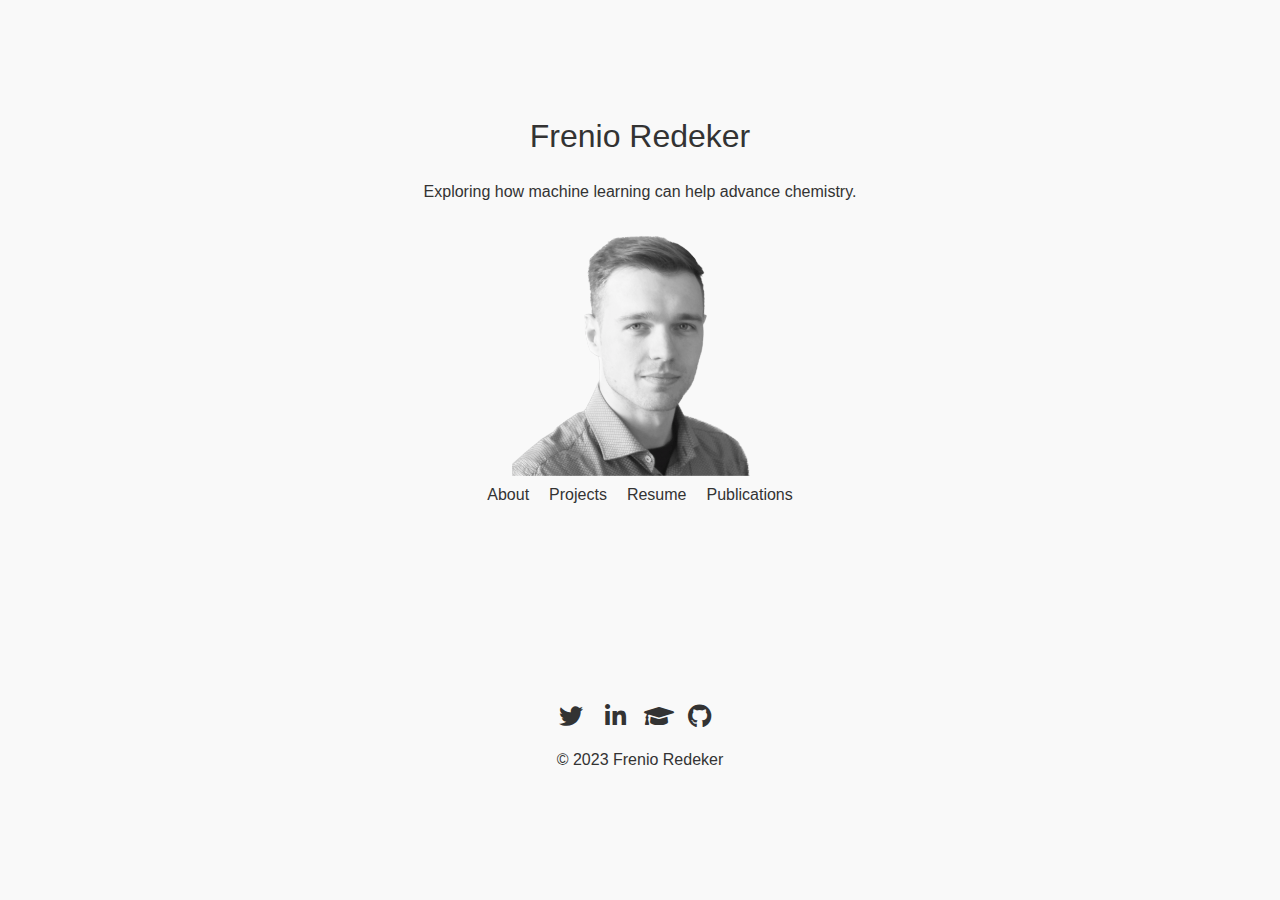
<file: index.html>
<!DOCTYPE html>
<html lang="en">
<head>
	<meta charset="UTF-8">
	<meta name="viewport" content="width=device-width, initial-scale=1.0">
	<title>frenio.github.io</title>
        <link rel="icon" href="images/favicon.png" type="image/png">
	<link rel="stylesheet" href="https://cdnjs.cloudflare.com/ajax/libs/font-awesome/5.15.3/css/all.min.css" />
	<link rel="stylesheet" href="style.css">
</head>
<body class="home-body">
	<header class="home-container">
			<div>
				<h1><a href="index.html">Frenio Redeker</a></h1>
				<p>Exploring how machine learning can help advance chemistry.</p>
				<a class="image-container" href="index.html">
					<img src="images/portrait_bw.png" alt="Original Image">
				</a>
			</div>
			<nav>
				<ul>
					<li><a href="content/about.html#about">About</a></li>
					<li><a href="content/projects.html#projects">Projects</a></li>
	                                <li><a href="content/resume.html#resume">Resume</a></li>
					<li><a href="content/publications.html#publications">Publications</a></li>
					<!-- <li><a href="contact.html#contact">Contact</a></li> -->
				</ul>
			</nav>
	</header>
	<footer class="home-footer">
		<div class="social-media">
			<!-- 
			<a href="#"><i class="fab fa-facebook-f"></i></a>
			<a href="#"><i class="fab fa-instagram"></i></a> 
			-->
			<a href="https://twitter.com/faredeker" target="_blank" rel="noopener"><i class="fab fa-fw fa-twitter"></i></a>
			<a href="https://linkedin.com/in/fredeker"  target="_blank" rel="noopener"><i class="fab fa-fw fa-linkedin-in"></i></a>
			<a href="https://scholar.google.com/citations?user=-pvktD0AAAAJ"  target="_blank" rel="noopener"><i class="fas fa-fw fa-graduation-cap"></i>
			<a href="https://github.com/frenio"  target="_blank" rel="noopener"><i class="fab fa-fw fa-github"></i></a>
		</div>
		<p>&copy; 2023 Frenio Redeker</p>
	</footer>
</body>
</html>
</file>
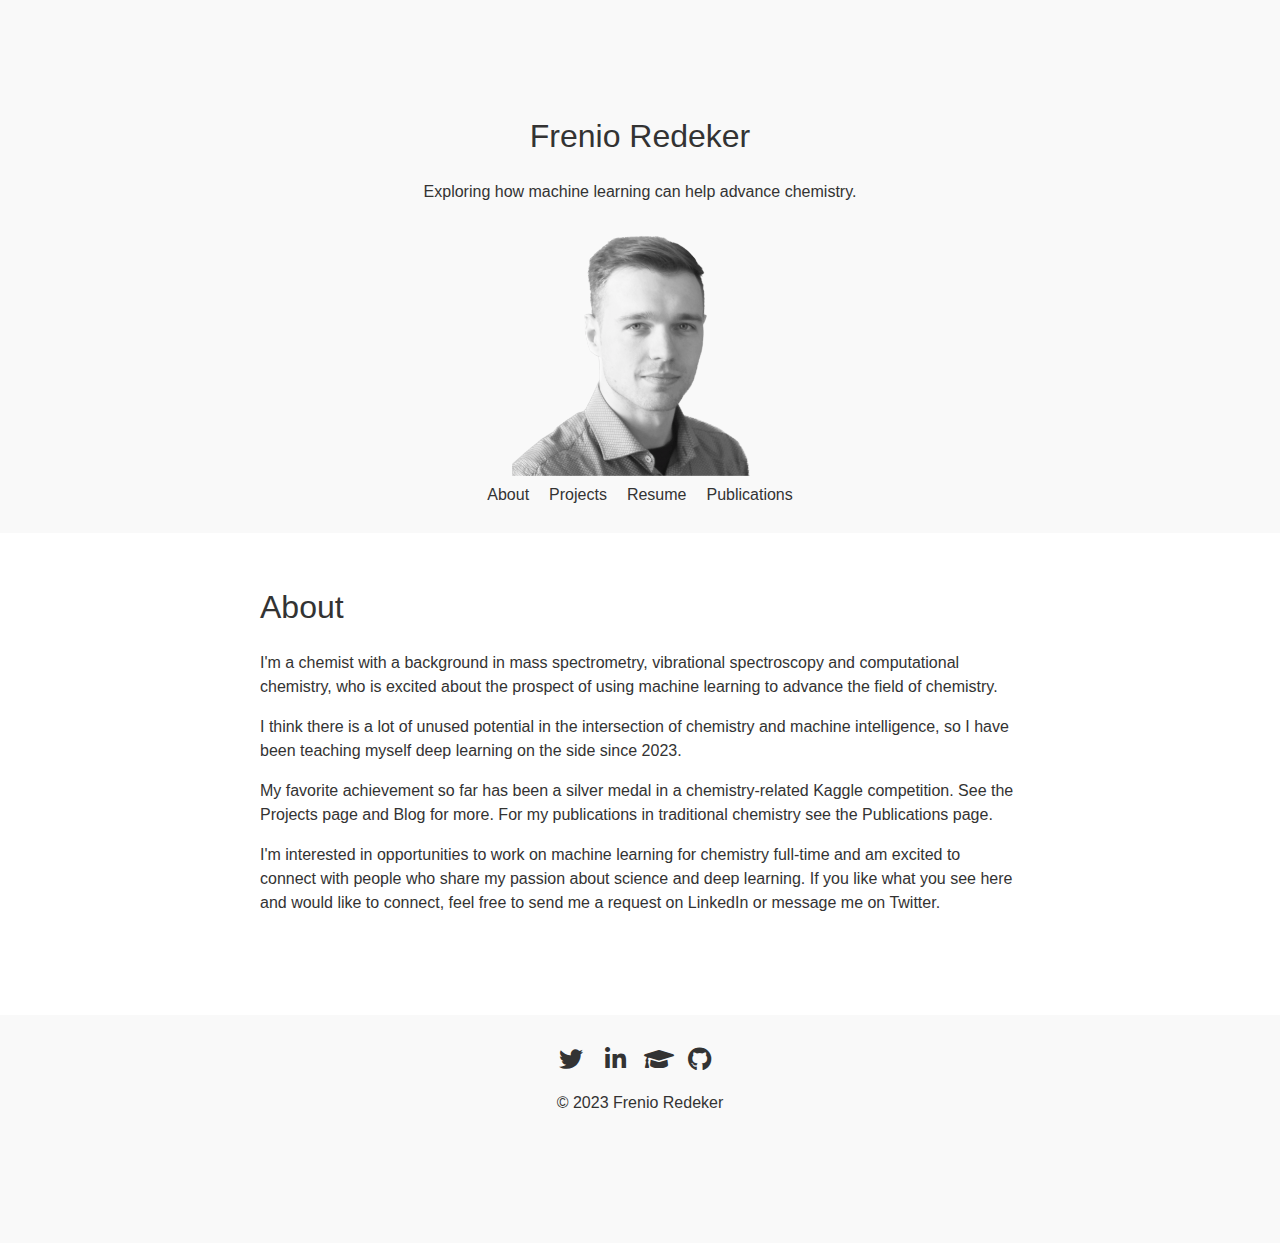
<file: content/about.html>
<!DOCTYPE html>
<html lang="en">
<head>
	<meta charset="UTF-8">
	<meta name="viewport" content="width=device-width, initial-scale=1.0">
	<title>frenio.github.io</title>
        <link rel="icon" href="../images/favicon.png" type="image/png">
	<link rel="stylesheet" href="https://cdnjs.cloudflare.com/ajax/libs/font-awesome/5.15.3/css/all.min.css" />
	<link rel="stylesheet" href="../style.css">
</head>
<body>
	<header>
		<div>
			<h1><a href="../index.html">Frenio Redeker</a></h1>
			<p>Exploring how machine learning can help advance chemistry.</p>
			<a class="image-container" href="../index.html">
				<img src="../images/portrait_bw.png" alt="Original Image">
			</a>
		</div>
		<nav>
			<ul>
				<li><a href="about.html#about">About</a></li>
				<li><a href="projects.html#projects">Projects</a></li>
                                <li><a href="resume.html#resume">Resume</a></li>
				<li><a href="publications.html#publications">Publications</a></li>
				<!-- <li><a href="contact.html#contact">Contact</a></li> -->
			</ul>
		</nav>
	</header>

        <main>
		<section id="about">
                        <h1>About</h1>
     			<p>
    			I'm a chemist with a background in mass spectrometry, vibrational spectroscopy and computational chemistry, who is excited about the prospect of using machine learning to advance the field of chemistry.
    			</p>
     			<p>
    			I think there is a lot of unused potential in the intersection of chemistry and machine intelligence, so I have been teaching myself deep learning on the side since 2023.
    			</p>
     			<p>
    			My favorite achievement so far has been a silver medal in a chemistry-related Kaggle competition. See the Projects page and Blog for more. For my publications in traditional chemistry see the Publications page.
    			</p>
     			<p>
    			I'm interested in opportunities to work on machine learning for chemistry full-time and am excited to connect with people who share my passion about science and deep learning.
    			If you like what you see here and would like to connect, feel free to send me a request on LinkedIn or message me on Twitter.
        		</p>
        	</section>
	</main>

	<footer class="home-footer">
		<div class="social-media">
			<!-- 
			<a href="#"><i class="fab fa-facebook-f"></i></a>
			<a href="#"><i class="fab fa-instagram"></i></a> 
			-->
			<a href="https://twitter.com/faredeker" target="_blank" rel="noopener"><i class="fab fa-fw fa-twitter"></i></a>
			<a href="https://linkedin.com/in/fredeker"  target="_blank" rel="noopener"><i class="fab fa-fw fa-linkedin-in"></i></a>
			<a href="https://scholar.google.com/citations?user=-pvktD0AAAAJ"  target="_blank" rel="noopener"><i class="fas fa-fw fa-graduation-cap"></i>
			<a href="https://github.com/frenio"  target="_blank" rel="noopener"><i class="fab fa-fw fa-github"></i></a>
		</div>
		<p>&copy; 2023 Frenio Redeker</p>
	</footer>
</body>
</html>
</file>
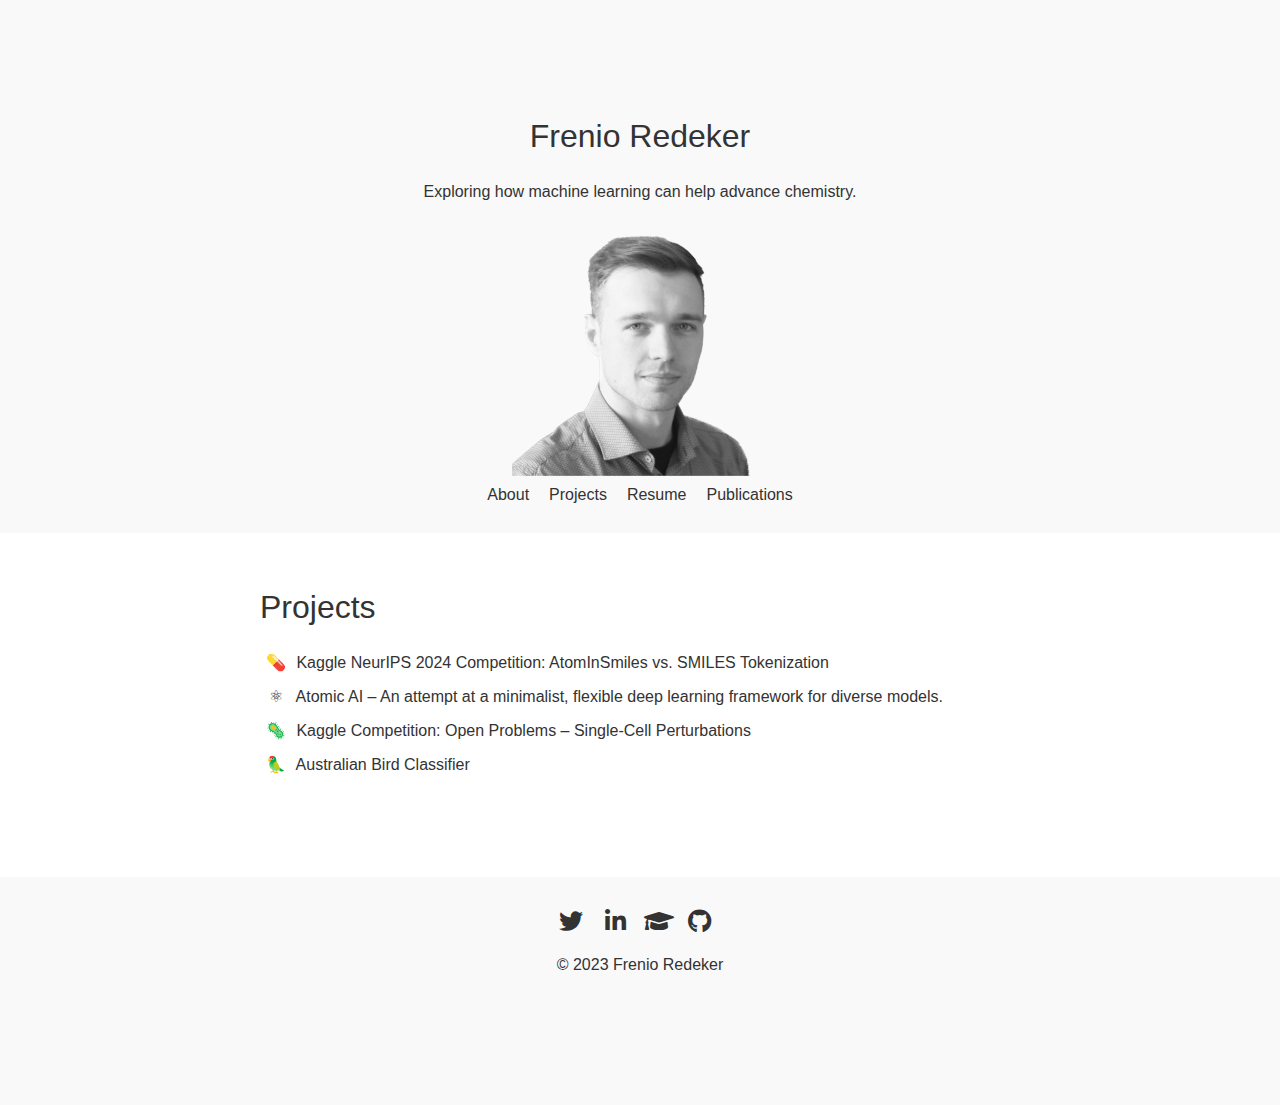
<file: content/projects.html>
<!DOCTYPE html>
<html lang="en">
<head>
	<meta charset="UTF-8">
	<meta name="viewport" content="width=device-width, initial-scale=1.0">
	<title>frenio.github.io</title>
        <link rel="icon" href="../images/favicon.png" type="image/png">
	<link rel="stylesheet" href="https://cdnjs.cloudflare.com/ajax/libs/font-awesome/5.15.3/css/all.min.css" />
	<link rel="stylesheet" href="../style.css">
</head>
<body>
	<header>
		<div>
			<h1><a href="../index.html">Frenio Redeker</a></h1>
			<p>Exploring how machine learning can help advance chemistry.</p>
			<a class="image-container" href="../index.html">
				<img src="../images/portrait_bw.png" alt="Original Image">
			</a>
		</div>
		<nav>
			<ul>
				<li><a href="about.html#about">About</a></li>
				<li><a href="projects.html#projects">Projects</a></li>
                                <li><a href="resume.html#resume">Resume</a></li>
				<li><a href="publications.html#publications">Publications</a></li>
				<!-- <li><a href="contact.html#contact">Contact</a></li> -->
			</ul>
		</nav>
	</header>

        <main>
		<section id="projects">
                        <h2>Projects</h2>
                        <ul>
				<li><a href="https://www.kaggle.com/competitions/leash-BELKA/discussion/512368" target="_blank" rel="noopener"><span class="emoji">&#128138;</span> Kaggle NeurIPS 2024 Competition: AtomInSmiles vs. SMILES Tokenization</a></li>
				<li><a href="https://frenio.github.io/atai/" target="_blank" rel="noopener"><span class="emoji">&#9883;</span> Atomic AI – An attempt at a minimalist, flexible deep learning framework for diverse models.</a></li>
				<li><a href="https://www.kaggle.com/competitions/open-problems-single-cell-perturbations/discussion/461649" target="_blank" rel="noopener"><span class="emoji">&#129440;</span> Kaggle Competition: Open Problems – Single-Cell Perturbations</a></li>
				<li><a href="https://frenio.github.io/australian_bird_classifier/#model" target="_blank" rel="noopener"><span class="emoji">&#129436;</span> Australian Bird Classifier</a></li>
                        </ul>
                </section>
	</main>

	<footer class="home-footer">
		<div class="social-media">
			<!-- 
			<a href="#"><i class="fab fa-facebook-f"></i></a>
			<a href="#"><i class="fab fa-instagram"></i></a> 
			-->
			<a href="https://twitter.com/faredeker" target="_blank" rel="noopener"><i class="fab fa-fw fa-twitter"></i></a>
			<a href="https://linkedin.com/in/fredeker"  target="_blank" rel="noopener"><i class="fab fa-fw fa-linkedin-in"></i></a>
			<a href="https://scholar.google.com/citations?user=-pvktD0AAAAJ"  target="_blank" rel="noopener"><i class="fas fa-fw fa-graduation-cap"></i>
			<a href="https://github.com/frenio"  target="_blank" rel="noopener"><i class="fab fa-fw fa-github"></i></a>
		</div>
		<p>&copy; 2023 Frenio Redeker</p>
	</footer>
</body>
</html>
</file>
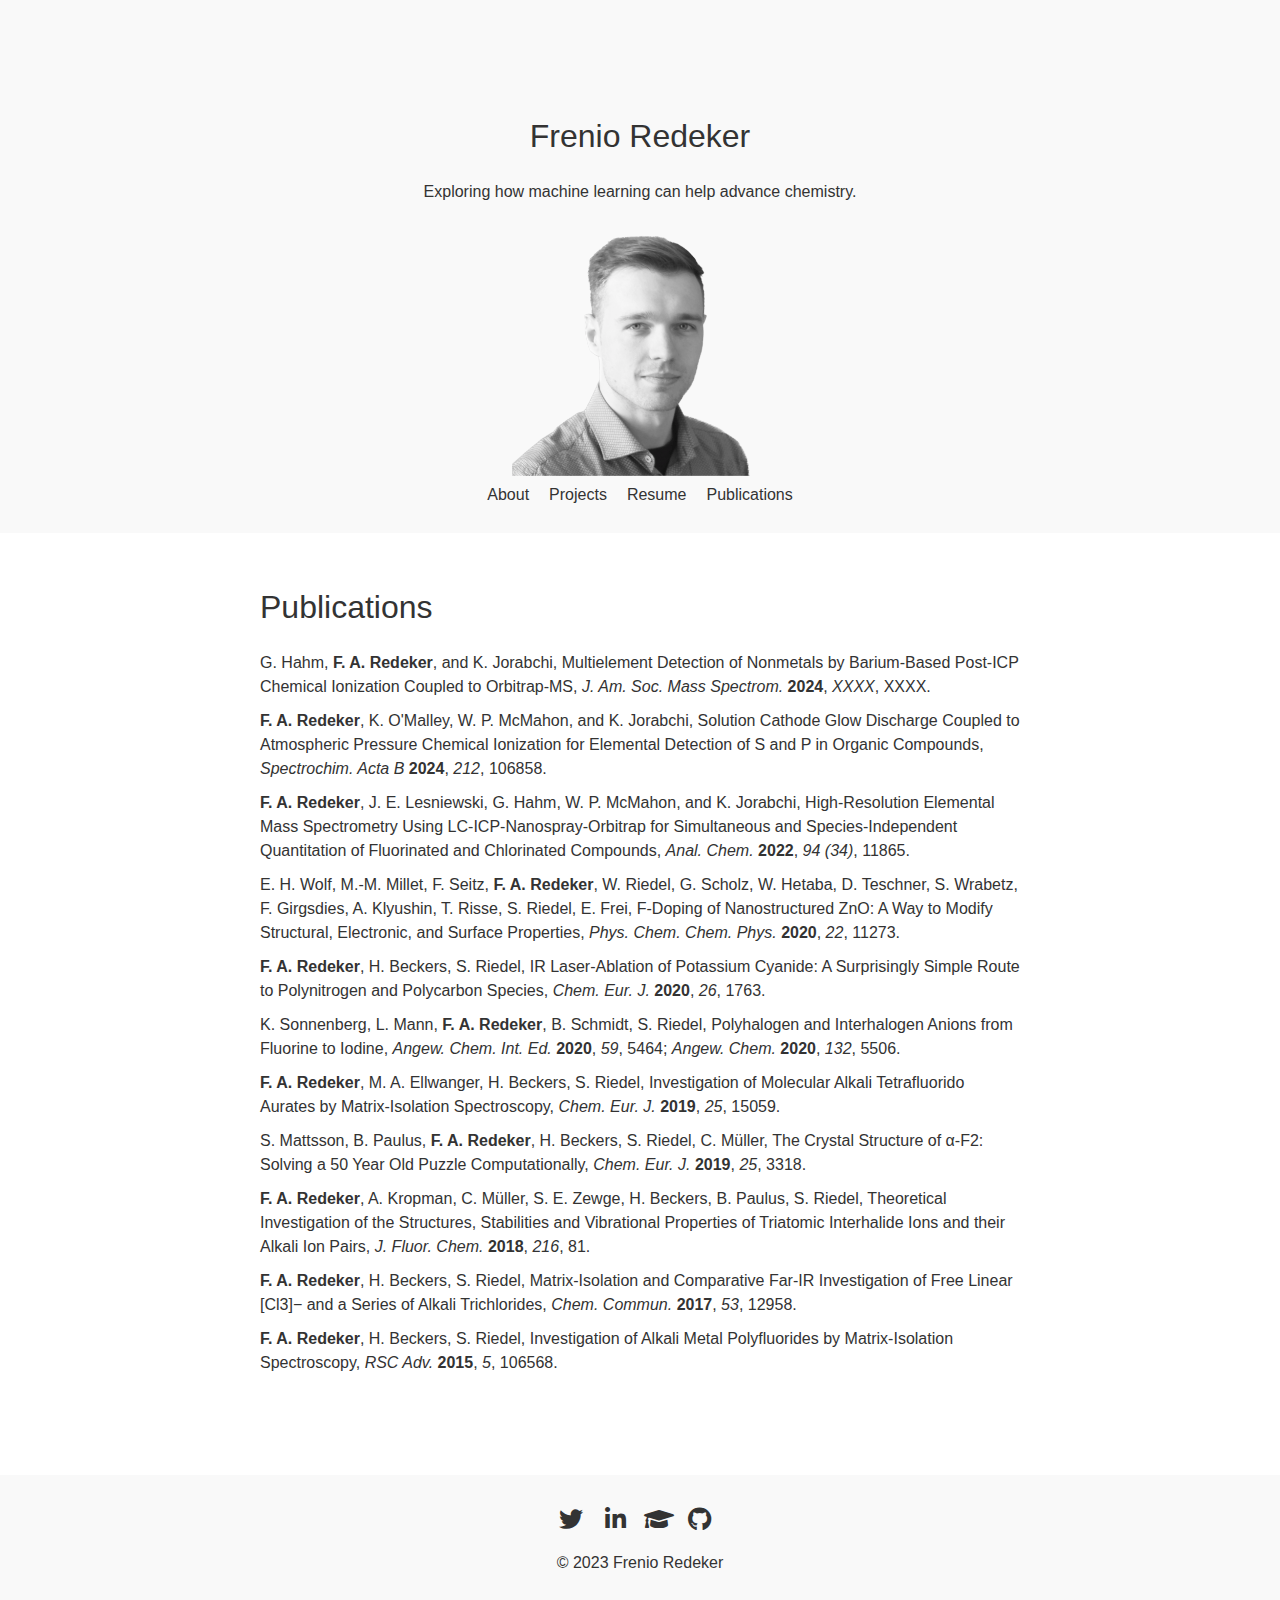
<file: content/publications.html>
<!DOCTYPE html>
<html lang="en">
<head>
	<meta charset="UTF-8">
	<meta name="viewport" content="width=device-width, initial-scale=1.0">
	<title>frenio.github.io</title>
        <link rel="icon" href="../images/favicon.png" type="image/png">
	<link rel="stylesheet" href="https://cdnjs.cloudflare.com/ajax/libs/font-awesome/5.15.3/css/all.min.css" />
	<link rel="stylesheet" href="../style.css">
</head>
<body>
	<header>
		<div>
			<h1><a href="../index.html">Frenio Redeker</a></h1>
			<p>Exploring how machine learning can help advance chemistry.</p>
			<a class="image-container" href="../index.html">
				<img src="../images/portrait_bw.png" alt="Original Image">
			</a>
		</div>
		<nav>
			<ul>
				<li><a href="about.html#about">About</a></li>
				<li><a href="projects.html#projects">Projects</a></li>
                                <li><a href="resume.html#resume">Resume</a></li>
				<li><a href="publications.html#publications">Publications</a></li>
				<!-- <li><a href="contact.html#contact">Contact</a></li> -->
			</ul>
		</nav>
	</header>

        <main>
		<section id="publications">
			<h2>Publications</h2>
			<ul>
				<li><a href="https://doi.org/10.1021/jasms.3c00424" target="_blank" rel="noopener">G. Hahm, <b>F. A. Redeker</b>, and K. Jorabchi, Multielement Detection of Nonmetals by Barium-Based Post-ICP Chemical Ionization Coupled to Orbitrap-MS, <i>J. Am. Soc. Mass Spectrom.</i> <b>2024</b>, <i>XXXX</i>, XXXX.</a></li>
				<li><a href="https://doi.org/10.1016/j.sab.2024.106858" target="_blank" rel="noopener"><b>F. A. Redeker</b>, K. O'Malley, W. P. McMahon, and K. Jorabchi, Solution Cathode Glow Discharge Coupled to Atmospheric Pressure Chemical Ionization for Elemental Detection of S and P in Organic Compounds, <i>Spectrochim. Acta B</i> <b>2024</b>, <i>212</i>, 106858.</a></li>
				<li><a href="https://doi.org/10.1021/acs.analchem.2c02359" target="_blank" rel="noopener"><b>F. A. Redeker</b>, J. E. Lesniewski, G. Hahm, W. P. McMahon, and K. Jorabchi, High-Resolution Elemental Mass Spectrometry Using LC-ICP-Nanospray-Orbitrap for Simultaneous and Species-Independent Quantitation of Fluorinated and Chlorinated Compounds, <i>Anal. Chem.</i> <b>2022</b>, <i>94 (34)</i>, 11865.</a></li>
				<li><a href="https://doi.org/10.1039/d0cp00545b" target="_blank" rel="noopener">E. H. Wolf, M.-M. Millet, F. Seitz, <b>F. A. Redeker</b>, W. Riedel, G. Scholz, W. Hetaba, D. Teschner, S. Wrabetz, F. Girgsdies, A. Klyushin, T. Risse, S. Riedel, E. Frei, F-Doping of Nanostructured ZnO: A Way to Modify Structural, Electronic, and Surface Properties, <i>Phys. Chem. Chem. Phys.</i> <b>2020</b>, <i>22</i>, 11273.</a></li> 
				<li><a href="https://doi.org/10.1002/chem.201905103" target="_blank" rel="noopener"><b>F. A. Redeker</b>, H. Beckers, S. Riedel, IR Laser-Ablation of Potassium Cyanide: A Surprisingly Simple Route to Polynitrogen and Polycarbon Species, <i>Chem. Eur. J.</i> <b>2020</b>, <i>26</i>, 1763.</a></li>
				<li><a href="https://doi.org/10.1002/anie.201903197" target="_blank" rel="noopener">K. Sonnenberg, L. Mann, <b>F. A. Redeker</b>, B. Schmidt, S. Riedel, Polyhalogen and Interhalogen Anions from Fluorine to Iodine, <i>Angew. Chem. Int. Ed.</i> <b>2020</b>, <i>59</i>, 5464; <i>Angew. Chem.</i> <b>2020</b>, <i>132</i>, 5506.</a></li>
				<li><a href="https://doi.org/10.1002/chem.201904335" target="_blank" rel="noopener"><b>F. A. Redeker</b>, M. A. Ellwanger, H. Beckers, S. Riedel, Investigation of Molecular Alkali Tetrafluorido Aurates by Matrix-Isolation Spectroscopy, <i>Chem. Eur. J.</i> <b>2019</b>, <i>25</i>, 15059.</a></li>
				<li><a href="https://doi.org/10.1002/chem.201805300" target="_blank" rel="noopener">S. Mattsson, B. Paulus, <b>F. A. Redeker</b>, H. Beckers, S. Riedel, C. Müller, The Crystal Structure of α-F2: Solving a 50 Year Old Puzzle Computationally, <i>Chem. Eur. J.</i> <b>2019</b>, <i>25</i>, 3318.</a></li>
				<li><a href="https://doi.org/10.1016/j.jfluchem.2018.10.007" target="_blank" rel="noopener"><b>F. A. Redeker</b>, A. Kropman, C. Müller, S. E. Zewge, H. Beckers, B. Paulus, S. Riedel, Theoretical Investigation of the Structures, Stabilities and Vibrational Properties of Triatomic Interhalide Ions and their Alkali Ion Pairs, <i>J. Fluor. Chem.</i> <b>2018</b>, <i>216</i>, 81.</a></li>
				<li><a href="https://doi.org/10.1039/c7cc08290h" target="_blank" rel="noopener"><b>F. A. Redeker</b>, H. Beckers, S. Riedel, Matrix-Isolation and Comparative Far-IR Investigation of Free Linear [Cl3]− and a Series of Alkali Trichlorides, <i>Chem. Commun.</i> <b>2017</b>, <i>53</i>, 12958.</a></li>
				<li><a href="https://doi.org/10.1039/c5ra24227d" target="_blank" rel="noopener"><b>F. A. Redeker</b>, H. Beckers, S. Riedel, Investigation of Alkali Metal Polyfluorides by Matrix-Isolation Spectroscopy, <i>RSC Adv.</i> <b>2015</b>, <i>5</i>, 106568.</a></li>
			</ul>
		</section>
	</main>

	<footer class="home-footer">
		<div class="social-media">
			<!-- 
			<a href="#"><i class="fab fa-facebook-f"></i></a>
			<a href="#"><i class="fab fa-instagram"></i></a> 
			-->
			<a href="https://twitter.com/faredeker" target="_blank" rel="noopener"><i class="fab fa-fw fa-twitter"></i></a>
			<a href="https://linkedin.com/in/fredeker"  target="_blank" rel="noopener"><i class="fab fa-fw fa-linkedin-in"></i></a>
			<a href="https://scholar.google.com/citations?user=-pvktD0AAAAJ"  target="_blank" rel="noopener"><i class="fas fa-fw fa-graduation-cap"></i>
			<a href="https://github.com/frenio"  target="_blank" rel="noopener"><i class="fab fa-fw fa-github"></i></a>
		</div>
		<p>&copy; 2023 Frenio Redeker</p>
	</footer>
</body>
</html>
</file>
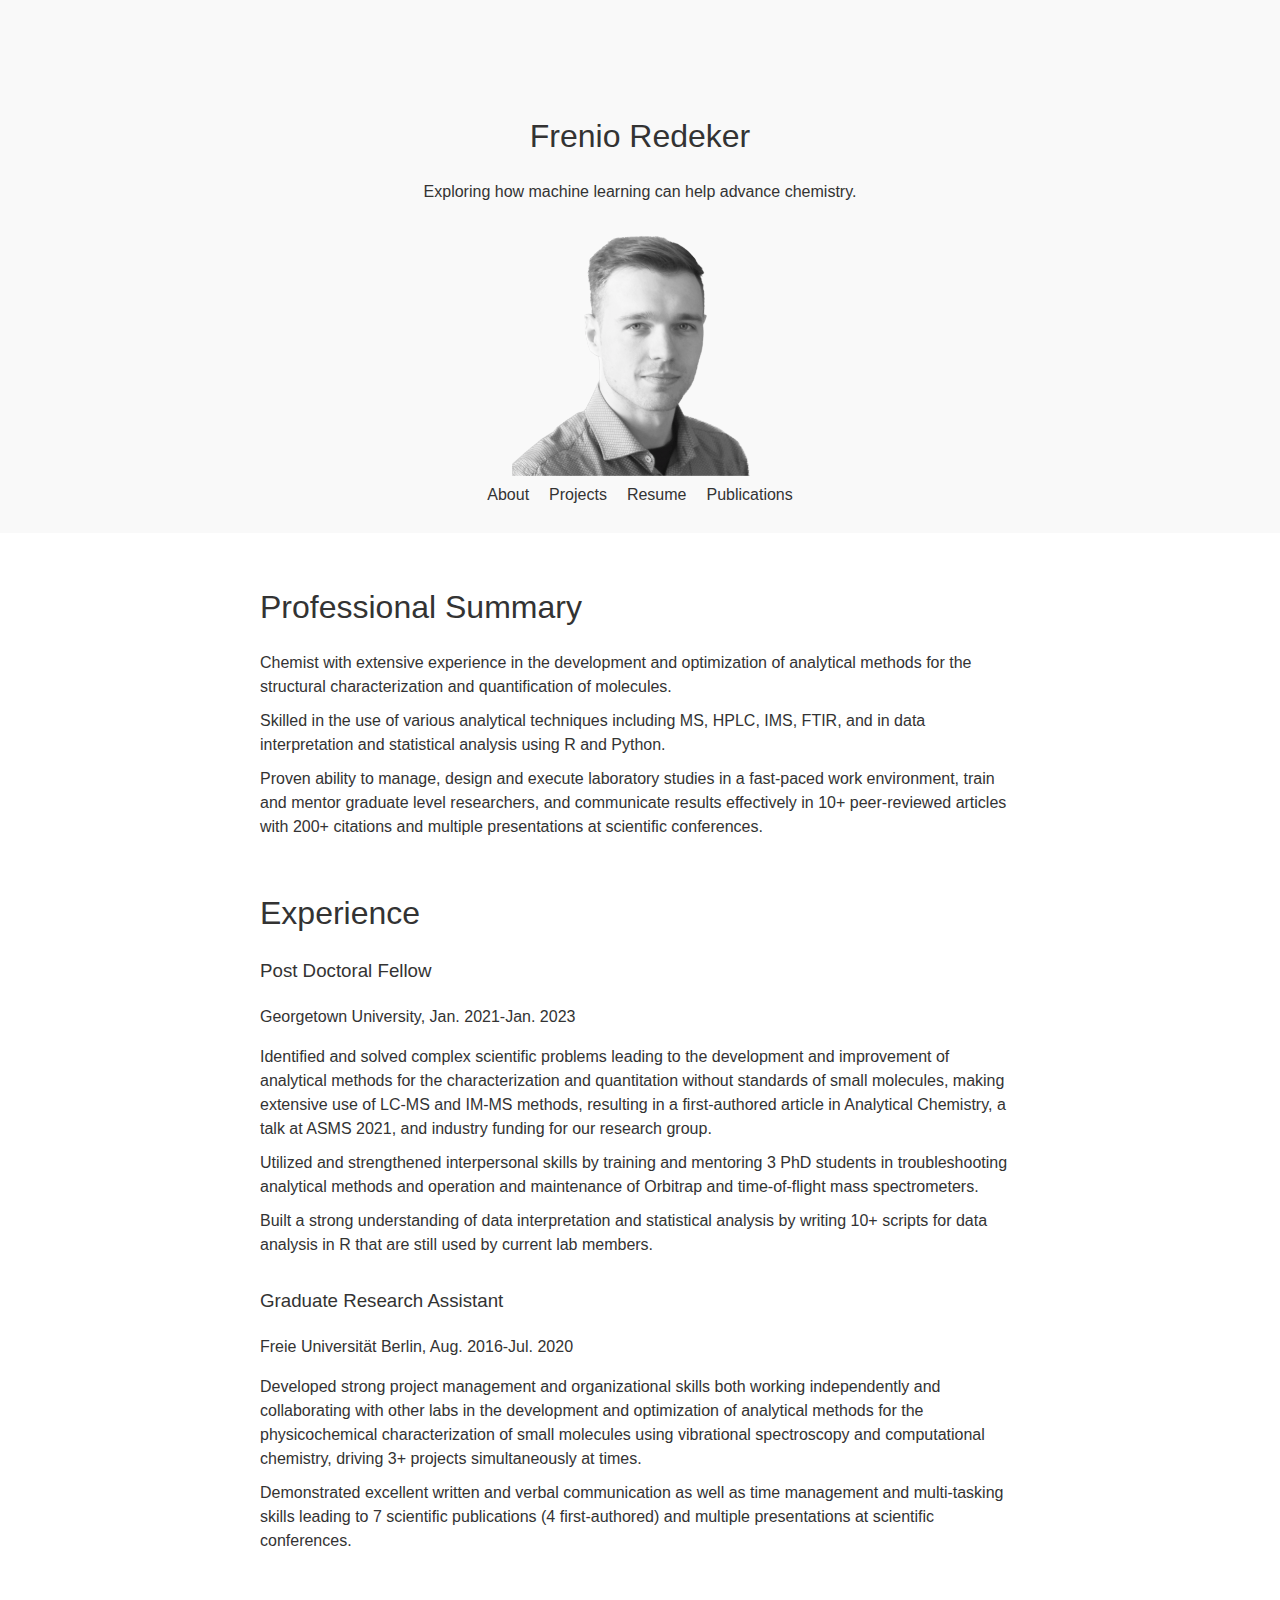
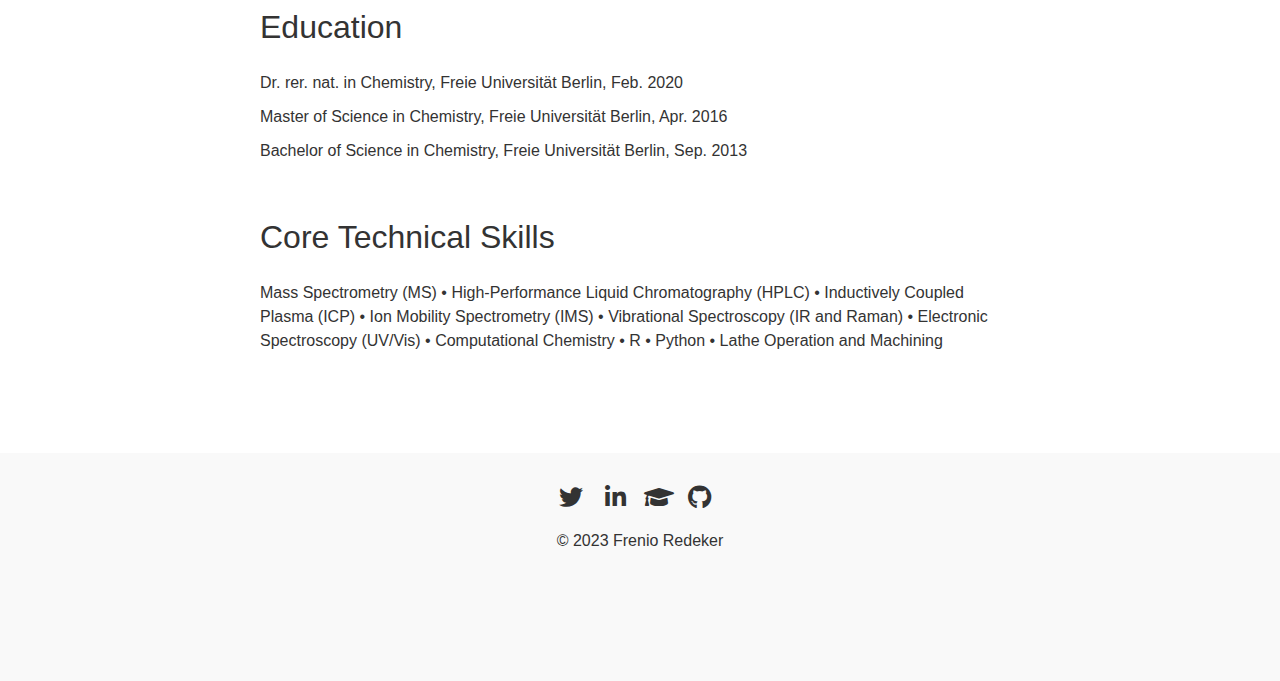
<file: content/resume.html>
<!DOCTYPE html>
<html lang="en">
<head>
	<meta charset="UTF-8">
	<meta name="viewport" content="width=device-width, initial-scale=1.0">
	<title>frenio.github.io</title>
        <link rel="icon" href="../images/favicon.png" type="image/png">
	<link rel="stylesheet" href="https://cdnjs.cloudflare.com/ajax/libs/font-awesome/5.15.3/css/all.min.css" />
	<link rel="stylesheet" href="../style.css">
</head>
<body>
	<header>
		<div>
			<h1><a href="../index.html">Frenio Redeker</a></h1>
			<p>Exploring how machine learning can help advance chemistry.</p>
			<a class="image-container" href="../index.html">
				<img src="../images/portrait_bw.png" alt="Original Image">
			</a>
		</div>
		<nav>
			<ul>
				<li><a href="about.html#about">About</a></li>
				<li><a href="projects.html#projects">Projects</a></li>
                                <li><a href="resume.html#resume">Resume</a></li>
				<li><a href="publications.html#publications">Publications</a></li>
				<!-- <li><a href="contact.html#contact">Contact</a></li> -->
			</ul>
		</nav>
	</header>

        <main>
		<section id="resume">
			<h2>Professional Summary</h2>
			<ul>
				<li>Chemist with extensive experience in the development and optimization of analytical methods for the structural characterization and quantification of molecules.</li>
				<li>Skilled in the use of various analytical techniques including MS, HPLC, IMS, FTIR, and in data interpretation and statistical analysis using R and Python.</li> 
				<li>Proven ability to manage, design and execute laboratory studies in a fast-paced work environment, train and mentor graduate level researchers, and communicate results effectively in 10+ peer-reviewed articles with 200+ citations and multiple presentations at scientific conferences.</li>
			</ul>
		</section>

		<section>
			<h2>Experience</h2>
			<ul>
				<li>
					<h3>Post Doctoral Fellow</h3>
					<p>Georgetown University, Jan. 2021-Jan. 2023</p>
					<ul class="more-space">
						<li>Identified and solved complex scientific problems leading to the development and improvement of analytical methods for the characterization and quantitation without standards of small molecules, making extensive use of LC-MS and IM-MS methods, resulting in a first-authored article in Analytical Chemistry, a talk at ASMS 2021, and industry funding for our research group.</li>
						<li>Utilized and strengthened interpersonal skills by training and mentoring 3 PhD students in troubleshooting analytical methods and operation and maintenance of Orbitrap and time-of-flight mass spectrometers.</li>
						<li>Built a strong understanding of data interpretation and statistical analysis by writing 10+ scripts for data analysis in R that are still used by current lab members.</li>
					</ul>
				</li>
				<li>
					<h3></h3>
					<h3>Graduate Research Assistant</h3>
					<p>Freie Universität Berlin, Aug. 2016-Jul. 2020</p>
					<ul>
						<li>Developed strong project management and organizational skills both working independently and collaborating with other labs in the development and optimization of analytical methods for the physicochemical characterization of small molecules using vibrational spectroscopy and computational chemistry, driving 3+ projects simultaneously at times.</li>
						<li>Demonstrated excellent written and verbal communication as well as time management and multi-tasking skills leading to 7 scientific publications (4 first-authored) and multiple presentations at scientific conferences.</li>
					</ul>
				</li>
			</ul>
		</section>

		<section>
			<h2>Education</h2>
			<ul>
				<li>Dr. rer. nat. in Chemistry, Freie Universität Berlin, Feb. 2020</li>
				<li>Master of Science in Chemistry, Freie Universität Berlin, Apr. 2016</li>
				<li>Bachelor of Science in Chemistry, Freie Universität Berlin, Sep. 2013</li>
			</ul>
		</section>

		<section>
			<h2>Core Technical Skills</h2>
			<p>Mass Spectrometry (MS) &bull; High-Performance Liquid Chromatography (HPLC) &bull; Inductively Coupled Plasma (ICP) &bull; Ion Mobility Spectrometry (IMS) &bull; Vibrational Spectroscopy (IR and Raman) &bull; Electronic Spectroscopy (UV/Vis) &bull; Computational Chemistry &bull; R &bull; Python &bull; Lathe Operation and Machining</p>
		</section>
	</main>

	<footer class="home-footer">
		<div class="social-media">
			<!-- 
			<a href="#"><i class="fab fa-facebook-f"></i></a>
			<a href="#"><i class="fab fa-instagram"></i></a> 
			-->
			<a href="https://twitter.com/faredeker" target="_blank" rel="noopener"><i class="fab fa-fw fa-twitter"></i></a>
			<a href="https://linkedin.com/in/fredeker"  target="_blank" rel="noopener"><i class="fab fa-fw fa-linkedin-in"></i></a>
			<a href="https://scholar.google.com/citations?user=-pvktD0AAAAJ"  target="_blank" rel="noopener"><i class="fas fa-fw fa-graduation-cap"></i>
			<a href="https://github.com/frenio"  target="_blank" rel="noopener"><i class="fab fa-fw fa-github"></i></a>
		</div>
		<p>&copy; 2023 Frenio Redeker</p>
	</footer>
</body>
</html>
</file>
<file: style.css>
/* General styles */
* {
    box-sizing: border-box;
    margin: 0;
    padding: 0;
}

body {
    font-family: Arial, sans-serif;
    font-size: 16px;
    line-height: 1.5;
    color: #333;
    background-color: #ffffff;
}

.home-body {
    display: flex;
    flex-direction: column;
    min-height: 100vh;
}

a {
    color: #333;
    text-decoration: none;
}

ul {
    list-style: none;
}

h1, h2, h3, h4 {
    font-weight: normal;
    margin: 0 0 20px 0;
}

p {
    margin-bottom: 1rem;
}

/* Header styles */
header {
    background-color: #f9f9f9;
    padding-top: 7rem;
    text-align: center;
}

.image-container {
  position: relative;
  display: inline-block;
  width: 20%;
}

.image-container img {
  display: block;
  width: 100%;
}

.image-container::before {
  content: "";
  position: absolute;
  top: 0;
  left: 0;
  width: 100%;
  height: 100%;
  background-image: url(images/portrait.png);
  background-size: cover;
  opacity: 0;
  transition: opacity 1.0s ease-in-out;
}

.image-container:hover::before {
  opacity: 0.6;
}

.home-container{
    flex: 1 0 auto;
}

nav ul {
    display: flex;
    justify-content: center;
}

nav li {
    margin: 0 10px;
    padding: 0 0 1rem 0;
}

/* Main styles */
main {
    max-width: 800px;
    margin: 0 auto;
    padding: 50px 20px;
    background-color: #ffffff;
}

section {
    margin-bottom: 50px;
}

section h2 {
    font-size: 32px;
    margin-bottom: 20px;
}

ul li {
    margin-bottom: 10px;
}

ul li:last-child {
    margin-bottom: 0;
}

.emoji {
  display: inline-flex;
  justify-content: center;
  width: 2em; /* Adjust the width as needed */
  height: 1em; /* Adjust the height as needed */
  font-size: 1em;
}

/* Footer styles */
footer {
    background-color: #f9f9f9;
    padding: 2rem 0 7rem 0;
    text-align: center;
}

.home-footer {
    padding-bottom: 7rem;
    flex-shrink: 0;
}

.more-space {
    margin-bottom: 30px;
}

.social-media {
    margin-bottom: 1rem;
}

.social-media a {
    display: inline-block;
    margin-right: 10px;
}

.social-media a i {
    font-size: 24px;
    color: #333;
}


/* Responsive styles */
@media (max-width: 768px) {

    header {
        background-color: #f9f9f9;
        padding: 20px;
        padding-top: 1rem;
        text-align: center;
    }

    nav ul {
        flex-direction: column;
    }

    nav li {
        margin: 10px 0;
    }

    /* header div img {
        display: block;
        margin: 0 auto;
        max-width: 50%;
        margin-bottom: 30px;
    } */

    .image-container {
      position: relative;
      display: inline-block;
      width: 50%;
    }

    .image-container img {
      display: block;
      width: 100%;
    }
}
</file>
